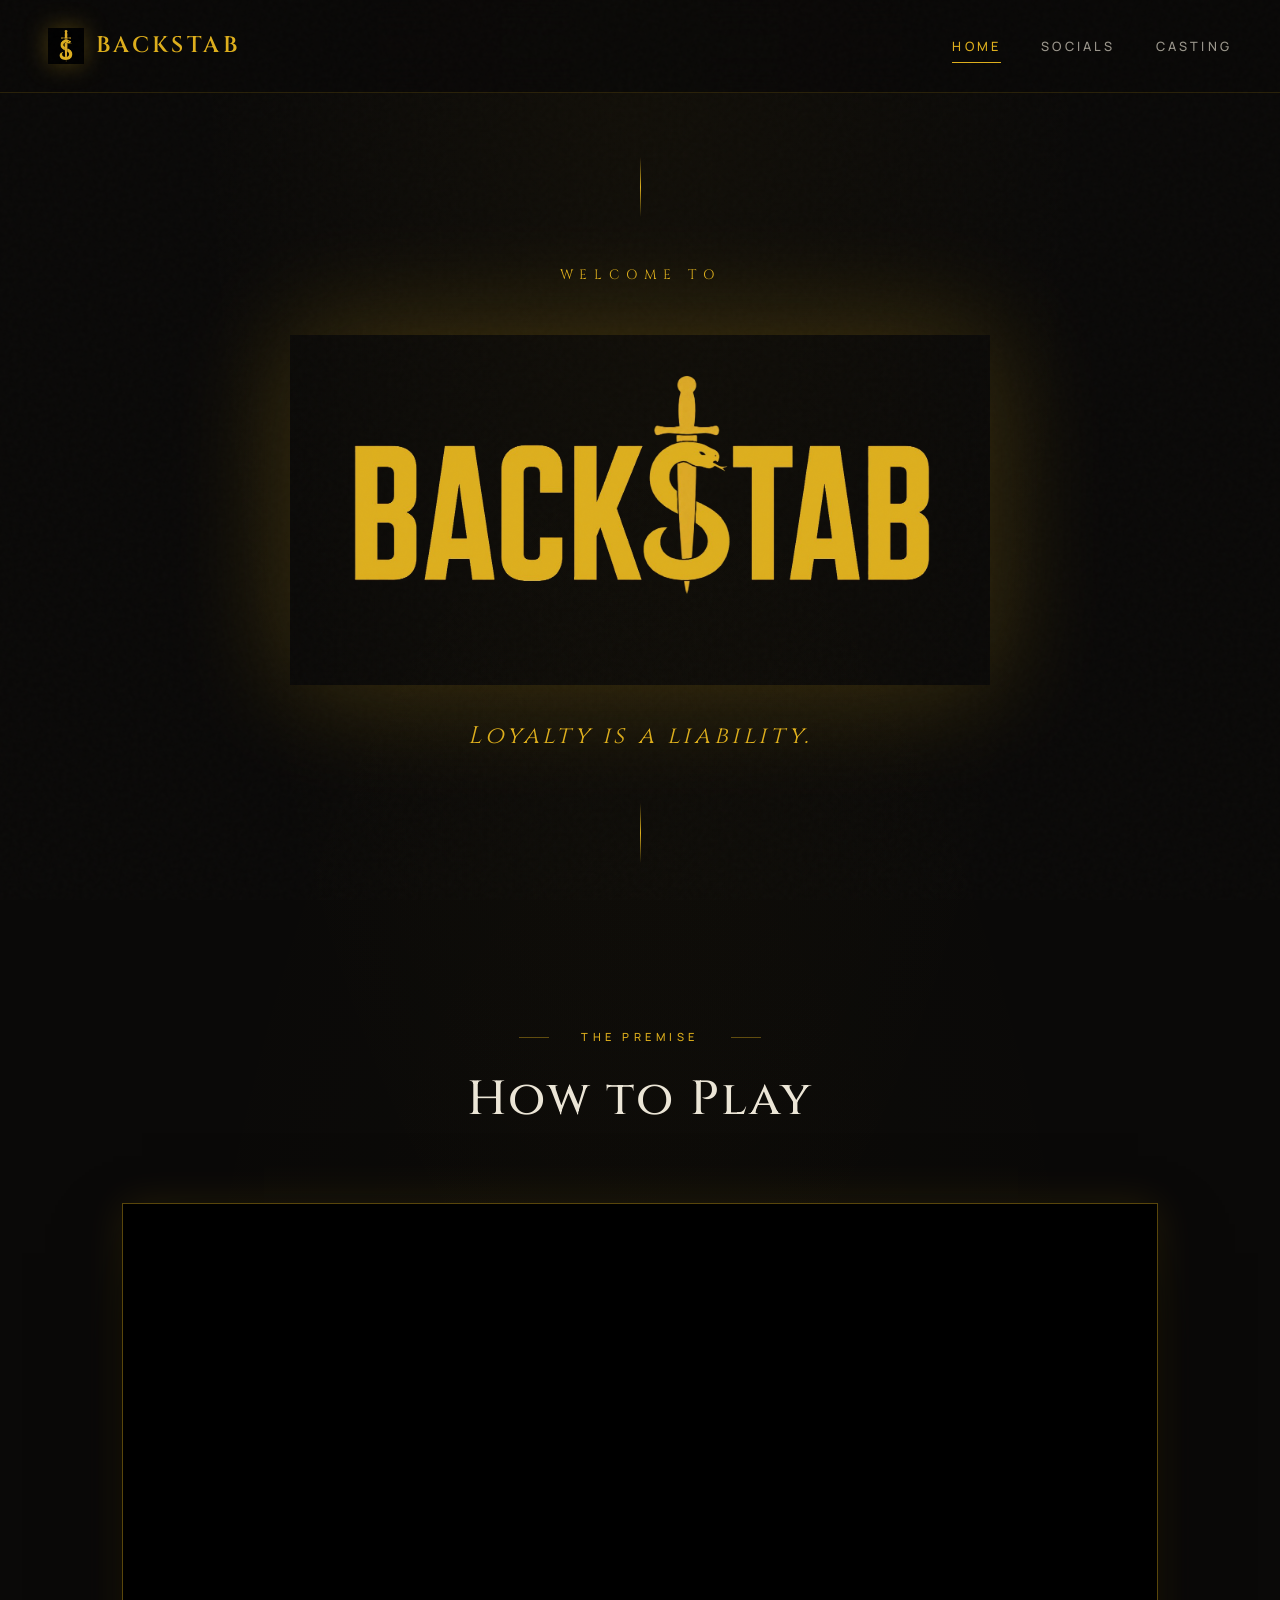
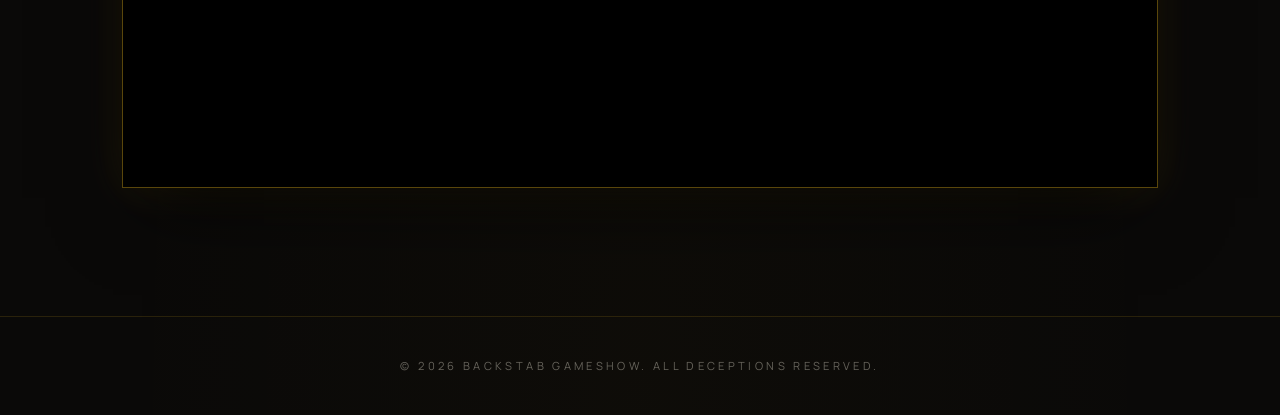
<file: index.html>
<!DOCTYPE html>
<html lang="en">
<head>
  <meta charset="UTF-8" />
  <meta name="viewport" content="width=device-width, initial-scale=1.0" />
  <title>Backstab — Loyalty is a Liability</title>
  <meta name="description" content="Backstab is a Discord-based social strategy gameshow. Loyalty is a liability." />
  <link rel="icon" type="image/x-icon" href="assets/favicon.ico" />
  <link rel="icon" type="image/png" sizes="32x32" href="assets/favicon-32x32.png" />
  <link rel="icon" type="image/png" sizes="16x16" href="assets/favicon-16x16.png" />
  <link rel="icon" type="image/png" sizes="192x192" href="assets/favicon-192x192.png" />
  <link rel="apple-touch-icon" sizes="180x180" href="assets/apple-touch-icon.png" />
  <meta name="theme-color" content="#000000" />
  <link rel="preconnect" href="https://fonts.googleapis.com" />
  <link rel="preconnect" href="https://fonts.gstatic.com" crossorigin />
  <link href="https://fonts.googleapis.com/css2?family=Cinzel:wght@400;500;600;700&family=Manrope:wght@300;400;500;600;700&display=swap" rel="stylesheet" />
  <link rel="stylesheet" href="styles.css" />
  <!-- Cloudflare Web Analytics --><script defer src='https://static.cloudflareinsights.com/beacon.min.js' data-cf-beacon='{"token": "dd4a7c7f65b945649481d2cbe733aff7"}'></script><!-- End Cloudflare Web Analytics -->
</head>
<body>
  <nav class="nav">
    <a href="index.html" class="nav__brand" aria-label="Backstab home">
      <img src="assets/backstab-mark.png" alt="" class="nav__mark" />
      <span class="nav__wordmark">Backstab</span>
    </a>
    <ul class="nav__links">
      <li><a href="index.html" class="nav__link nav__link--active">Home</a></li>
      <li><a href="socials.html" class="nav__link">Socials</a></li>
      <li><a href="casting.html" class="nav__link">Casting</a></li>
    </ul>
  </nav>

  <main>
    <section class="hero">
      <div class="hero__ornament hero__ornament--top" aria-hidden="true"></div>
      <p class="hero__welcome">Welcome to</p>
      <img src="assets/backstab-logo.png" alt="Backstab" class="hero__logo" />
      <h1 class="hero__title">Backstab</h1>
      <p class="hero__tagline">Loyalty is a liability.</p>
      <div class="hero__ornament hero__ornament--bottom" aria-hidden="true"></div>
    </section>

    <section class="video-section">
      <div class="section-heading">
        <span class="section-heading__eyebrow">The Premise</span>
        <h2 class="section-heading__title">How to Play</h2>
      </div>
      <div class="video-wrapper">
        <iframe
          src="https://www.youtube.com/embed/x1zy1FZeh6s"
          title="How to play Backstab"
          frameborder="0"
          allow="accelerometer; autoplay; clipboard-write; encrypted-media; gyroscope; picture-in-picture; web-share"
          allowfullscreen>
        </iframe>
      </div>
    </section>
  </main>

  <footer class="footer">
    <p class="footer__text">© <span id="year"></span> Backstab Gameshow. All deceptions reserved.</p>
  </footer>

  <script>
    document.getElementById('year').textContent = new Date().getFullYear();
  </script>
</body>
</html>
</file>
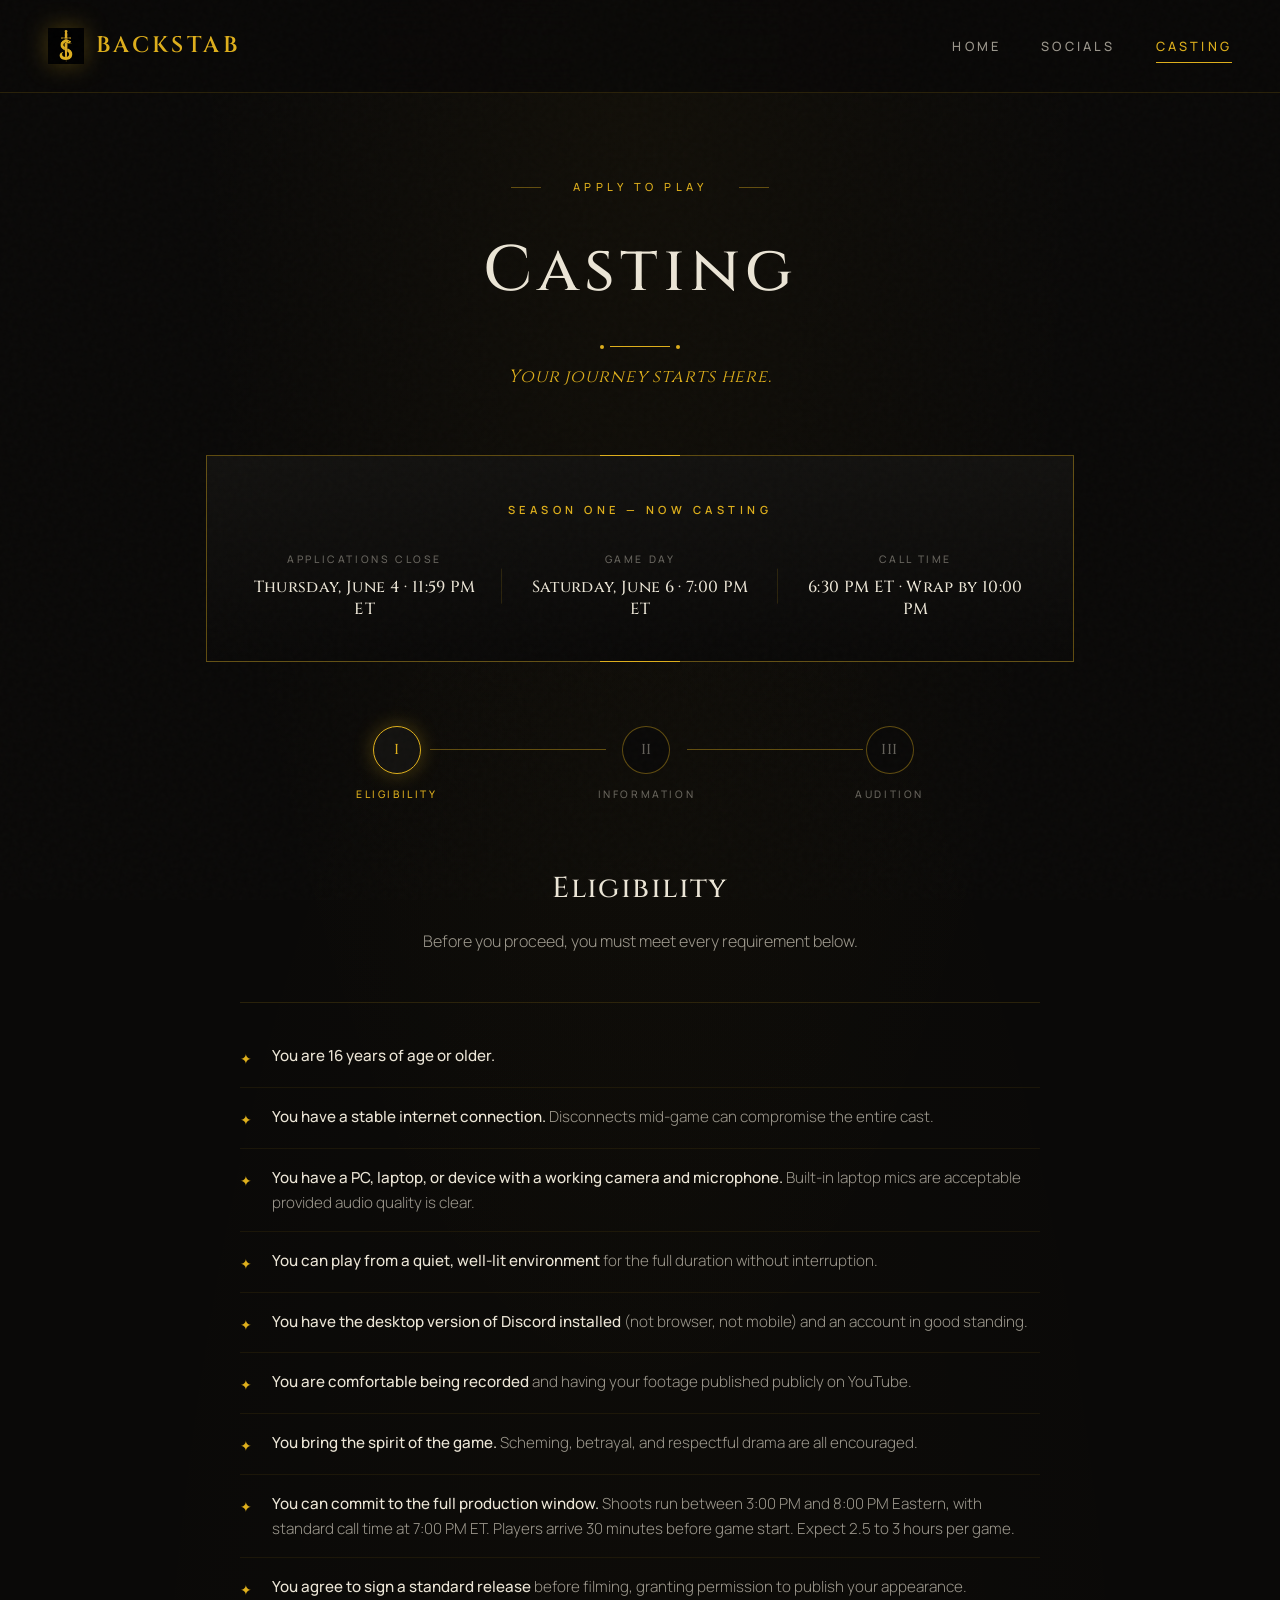
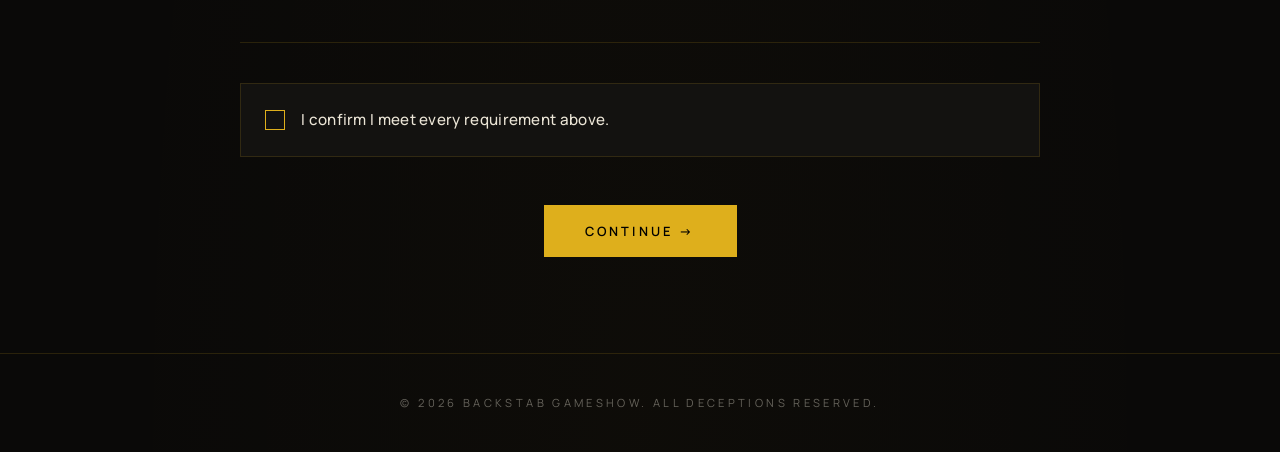
<file: casting.html>
<!DOCTYPE html>
<html lang="en">
<head>
  <meta charset="UTF-8" />
  <meta name="viewport" content="width=device-width, initial-scale=1.0" />
  <title>Casting — Backstab</title>
  <link rel="icon" type="image/x-icon" href="assets/favicon.ico" />
  <link rel="icon" type="image/png" sizes="32x32" href="assets/favicon-32x32.png" />
  <link rel="icon" type="image/png" sizes="16x16" href="assets/favicon-16x16.png" />
  <link rel="icon" type="image/png" sizes="192x192" href="assets/favicon-192x192.png" />
  <link rel="apple-touch-icon" sizes="180x180" href="assets/apple-touch-icon.png" />
  <meta name="theme-color" content="#000000" />
  <link rel="preconnect" href="https://fonts.googleapis.com" />
  <link rel="preconnect" href="https://fonts.gstatic.com" crossorigin />
  <link href="https://fonts.googleapis.com/css2?family=Cinzel:wght@400;500;600;700&family=Manrope:wght@300;400;500;600;700&display=swap" rel="stylesheet" />
  <link rel="stylesheet" href="styles.css" />
</head>
<body>
  <nav class="nav">
    <a href="index.html" class="nav__brand" aria-label="Backstab home">
      <img src="assets/backstab-mark.png" alt="" class="nav__mark" />
      <span class="nav__wordmark">Backstab</span>
    </a>
    <ul class="nav__links">
      <li><a href="index.html" class="nav__link">Home</a></li>
      <li><a href="socials.html" class="nav__link">Socials</a></li>
      <li><a href="casting.html" class="nav__link nav__link--active">Casting</a></li>
    </ul>
  </nav>

  <main class="page">
    <div class="page__heading">
      <span class="section-heading__eyebrow">Apply to Play</span>
      <h1 class="page__title">Casting</h1>
      <div class="divider"></div>
      <p class="page__subtitle">Your journey starts here.</p>
    </div>

    <!-- SEASON 1 CALLOUT -->
    <section class="season-callout">
      <div class="season-callout__inner">
        <span class="season-callout__eyebrow">Season One — Now Casting</span>
        <div class="season-callout__grid">
          <div class="season-callout__item">
            <span class="season-callout__label">Applications Close</span>
            <span class="season-callout__value">Thursday, June 4 · 11:59 PM ET</span>
          </div>
          <div class="season-callout__item">
            <span class="season-callout__label">Game Day</span>
            <span class="season-callout__value">Saturday, June 6 · 7:00 PM ET</span>
          </div>
          <div class="season-callout__item">
            <span class="season-callout__label">Call Time</span>
            <span class="season-callout__value">6:30 PM ET · Wrap by 10:00 PM</span>
          </div>
        </div>
      </div>
    </section>

    <!-- Progress indicator -->
    <div class="progress" role="progressbar" aria-label="Application progress">
      <div class="progress__step progress__step--active" data-step="1">
        <span class="progress__num">I</span>
        <span class="progress__label">Eligibility</span>
      </div>
      <div class="progress__line"></div>
      <div class="progress__step" data-step="2">
        <span class="progress__num">II</span>
        <span class="progress__label">Information</span>
      </div>
      <div class="progress__line"></div>
      <div class="progress__step" data-step="3">
        <span class="progress__num">III</span>
        <span class="progress__label">Audition</span>
      </div>
    </div>

    <!-- IMPORTANT: Replace YOUR_ACCESS_KEY_HERE with the Web3Forms key from web3forms.com -->
    <form id="castingForm" class="form" action="https://api.web3forms.com/submit" method="POST">
      <input type="hidden" name="access_key" value="a96ab17f-2fed-4e69-b858-0013360088f7" />
      <input type="hidden" name="subject" value="New Backstab Casting Application" />
      <input type="hidden" name="from_name" value="Backstab Casting" />
      <input type="checkbox" name="botcheck" style="display:none" />

      <!-- STEP 1: ELIGIBILITY -->
      <section class="form-step form-step--active" data-step="1">
        <h2 class="form-step__title">Eligibility</h2>
        <p class="form-step__intro">Before you proceed, you must meet every requirement below.</p>

        <ul class="requirements">
          <li class="requirement">
            <span class="requirement__bullet" aria-hidden="true">✦</span>
            <span><strong>You are 16 years of age or older.</strong></span>
          </li>
          <li class="requirement">
            <span class="requirement__bullet" aria-hidden="true">✦</span>
            <span><strong>You have a stable internet connection.</strong> Disconnects mid-game can compromise the entire cast.</span>
          </li>
          <li class="requirement">
            <span class="requirement__bullet" aria-hidden="true">✦</span>
            <span><strong>You have a PC, laptop, or device with a working camera and microphone.</strong> Built-in laptop mics are acceptable provided audio quality is clear.</span>
          </li>
          <li class="requirement">
            <span class="requirement__bullet" aria-hidden="true">✦</span>
            <span><strong>You can play from a quiet, well-lit environment</strong> for the full duration without interruption.</span>
          </li>
          <li class="requirement">
            <span class="requirement__bullet" aria-hidden="true">✦</span>
            <span><strong>You have the desktop version of Discord installed</strong> (not browser, not mobile) and an account in good standing.</span>
          </li>
          <li class="requirement">
            <span class="requirement__bullet" aria-hidden="true">✦</span>
            <span><strong>You are comfortable being recorded</strong> and having your footage published publicly on YouTube.</span>
          </li>
          <li class="requirement">
            <span class="requirement__bullet" aria-hidden="true">✦</span>
            <span><strong>You bring the spirit of the game.</strong> Scheming, betrayal, and respectful drama are all encouraged.</span>
          </li>
          <li class="requirement">
            <span class="requirement__bullet" aria-hidden="true">✦</span>
            <span><strong>You can commit to the full production window.</strong> Shoots run between 3:00 PM and 8:00 PM Eastern, with standard call time at 7:00 PM ET. Players arrive 30 minutes before game start. Expect 2.5 to 3 hours per game.</span>
          </li>
          <li class="requirement">
            <span class="requirement__bullet" aria-hidden="true">✦</span>
            <span><strong>You agree to sign a standard release</strong> before filming, granting permission to publish your appearance.</span>
          </li>
        </ul>

        <label class="checkbox">
          <input type="checkbox" name="eligibility_confirmed" required />
          <span class="checkbox__box" aria-hidden="true"></span>
          <span class="checkbox__text">I confirm I meet every requirement above.</span>
        </label>

        <div class="form-step__actions form-step__actions--single">
          <button type="button" class="btn btn--primary" data-next="2">Continue →</button>
        </div>
      </section>

      <!-- STEP 2: BASIC INFORMATION -->
      <section class="form-step" data-step="2">
        <h2 class="form-step__title">Your Information</h2>
        <p class="form-step__intro">The basics. We use this to contact you and confirm scheduling.</p>

        <div class="form-grid">
          <label class="field">
            <span class="field__label">Full Name</span>
            <input type="text" name="full_name" required />
          </label>

          <label class="field">
            <span class="field__label">Discord Username</span>
            <input type="text" name="discord_username" placeholder="e.g. username or username#0000" required />
          </label>

          <label class="field">
            <span class="field__label">Email Address</span>
            <input type="email" name="email" required />
          </label>

          <label class="field">
            <span class="field__label">Age</span>
            <input type="number" name="age" min="16" max="120" required />
          </label>

          <label class="field">
            <span class="field__label">Pronouns <span class="field__optional">(optional)</span></span>
            <input type="text" name="pronouns" />
          </label>

          <label class="field">
            <span class="field__label">City <span class="field__optional">(optional)</span></span>
            <input type="text" name="city" />
          </label>

          <label class="field">
            <span class="field__label">Province / State</span>
            <input type="text" name="province_state" required />
          </label>

          <label class="field">
            <span class="field__label">Country</span>
            <input type="text" name="country" required />
          </label>

          <label class="field field--full">
            <span class="field__label">Time Zone</span>
            <input type="text" name="timezone" placeholder="e.g. Eastern, Pacific, GMT+0" required />
          </label>
        </div>

        <div class="form-step__actions">
          <button type="button" class="btn btn--ghost" data-prev="1">← Back</button>
          <button type="button" class="btn btn--primary" data-next="3">Continue →</button>
        </div>
      </section>

      <!-- STEP 3: AUDITION VIDEO -->
      <section class="form-step" data-step="3">
        <h2 class="form-step__title">The Audition</h2>
        <p class="form-step__intro">This is where we meet you.</p>

        <div class="audition-brief">
          <p>Record a video between <strong>2 and 3 minutes long</strong> using the <em>exact setup</em> you intend to play the game with. Use the same camera, same mic, same lighting, same room, etc.</p>
          <p>We're looking for people who <strong>pop on camera</strong>: energy, presence, charisma, opinions. Tell us who you are, why you want to play, and what kind of player you'd be. Be entertaining. Be honest. Be specific.</p>
          <p>Backstab is committed to casting a diverse, intersectional group of players. Every background, identity, and perspective is welcome and encouraged.</p>
          <p class="audition-brief__note">Upload your video to YouTube (unlisted), Google Drive, Dropbox, or any platform that produces a shareable link. Paste the link below.</p>
        </div>

        <label class="field field--full">
          <span class="field__label">Audition Video Link</span>
          <input type="url" name="audition_link" placeholder="https://..." required />
        </label>

        <label class="field field--full">
          <span class="field__label">Anything else we should know? <span class="field__optional">(optional)</span></span>
          <textarea name="additional_notes" rows="5" placeholder="Schedule constraints, accessibility needs, or any other logistics we should know about..."></textarea>
        </label>

        <div class="form-step__actions">
          <button type="button" class="btn btn--ghost" data-prev="2">← Back</button>
          <button type="submit" class="btn btn--primary btn--submit">Submit Application</button>
        </div>
      </section>

      <!-- SUCCESS STATE -->
      <section class="form-step form-success" data-step="success">
        <div class="form-success__mark" aria-hidden="true">
          <img src="assets/backstab-mark.png" alt="" />
        </div>
        <h2 class="form-step__title">Application Received</h2>
        <p class="form-step__intro">Thank you for applying. We review every application personally. If you're a fit, you'll hear from us at the email address you provided.</p>
        <p class="form-step__intro" style="font-style: italic; opacity: 0.7;">Until then — trust no one.</p>
        <a href="index.html" class="btn btn--ghost">Return Home</a>
      </section>
    </form>
  </main>

  <footer class="footer">
    <p class="footer__text">© <span id="year"></span> Backstab Gameshow. All deceptions reserved.</p>
  </footer>

  <script>
    document.getElementById('year').textContent = new Date().getFullYear();

    // Multi-step form logic
    const steps = document.querySelectorAll('.form-step');
    const progressSteps = document.querySelectorAll('.progress__step');
    const form = document.getElementById('castingForm');

    function goToStep(stepNum) {
      steps.forEach(s => s.classList.remove('form-step--active'));
      const target = document.querySelector(`.form-step[data-step="${stepNum}"]`);
      if (target) target.classList.add('form-step--active');

      progressSteps.forEach(p => {
        const n = parseInt(p.dataset.step);
        p.classList.remove('progress__step--active', 'progress__step--complete');
        if (stepNum === 'success' || n < (stepNum === 'success' ? 4 : parseInt(stepNum))) {
          p.classList.add('progress__step--complete');
        } else if (n === parseInt(stepNum)) {
          p.classList.add('progress__step--active');
        }
      });

      window.scrollTo({ top: 0, behavior: 'smooth' });
    }

    // Next buttons (with validation)
    document.querySelectorAll('[data-next]').forEach(btn => {
      btn.addEventListener('click', () => {
        const currentStep = btn.closest('.form-step');
        const inputs = currentStep.querySelectorAll('input[required], textarea[required]');
        let valid = true;
        inputs.forEach(input => {
          if (!input.checkValidity()) {
            input.reportValidity();
            valid = false;
          }
        });
        if (valid) goToStep(btn.dataset.next);
      });
    });

    // Back buttons
    document.querySelectorAll('[data-prev]').forEach(btn => {
      btn.addEventListener('click', () => goToStep(btn.dataset.prev));
    });

    // Form submission (AJAX to avoid page redirect)
    form.addEventListener('submit', async (e) => {
      e.preventDefault();
      const submitBtn = form.querySelector('.btn--submit');
      const originalText = submitBtn.textContent;
      submitBtn.disabled = true;
      submitBtn.textContent = 'Submitting...';

      try {
        const formData = new FormData(form);
        const response = await fetch(form.action, {
          method: 'POST',
          body: formData,
        });
        const result = await response.json();
        if (result.success) {
          goToStep('success');
        } else {
          alert('Something went wrong. Please try again or email us directly at backstabgameshow@gmail.com');
          submitBtn.disabled = false;
          submitBtn.textContent = originalText;
        }
      } catch (err) {
        alert('Something went wrong. Please try again or email us directly at backstabgameshow@gmail.com');
        submitBtn.disabled = false;
        submitBtn.textContent = originalText;
      }
    });
  </script>
</body>
</html>
</file>
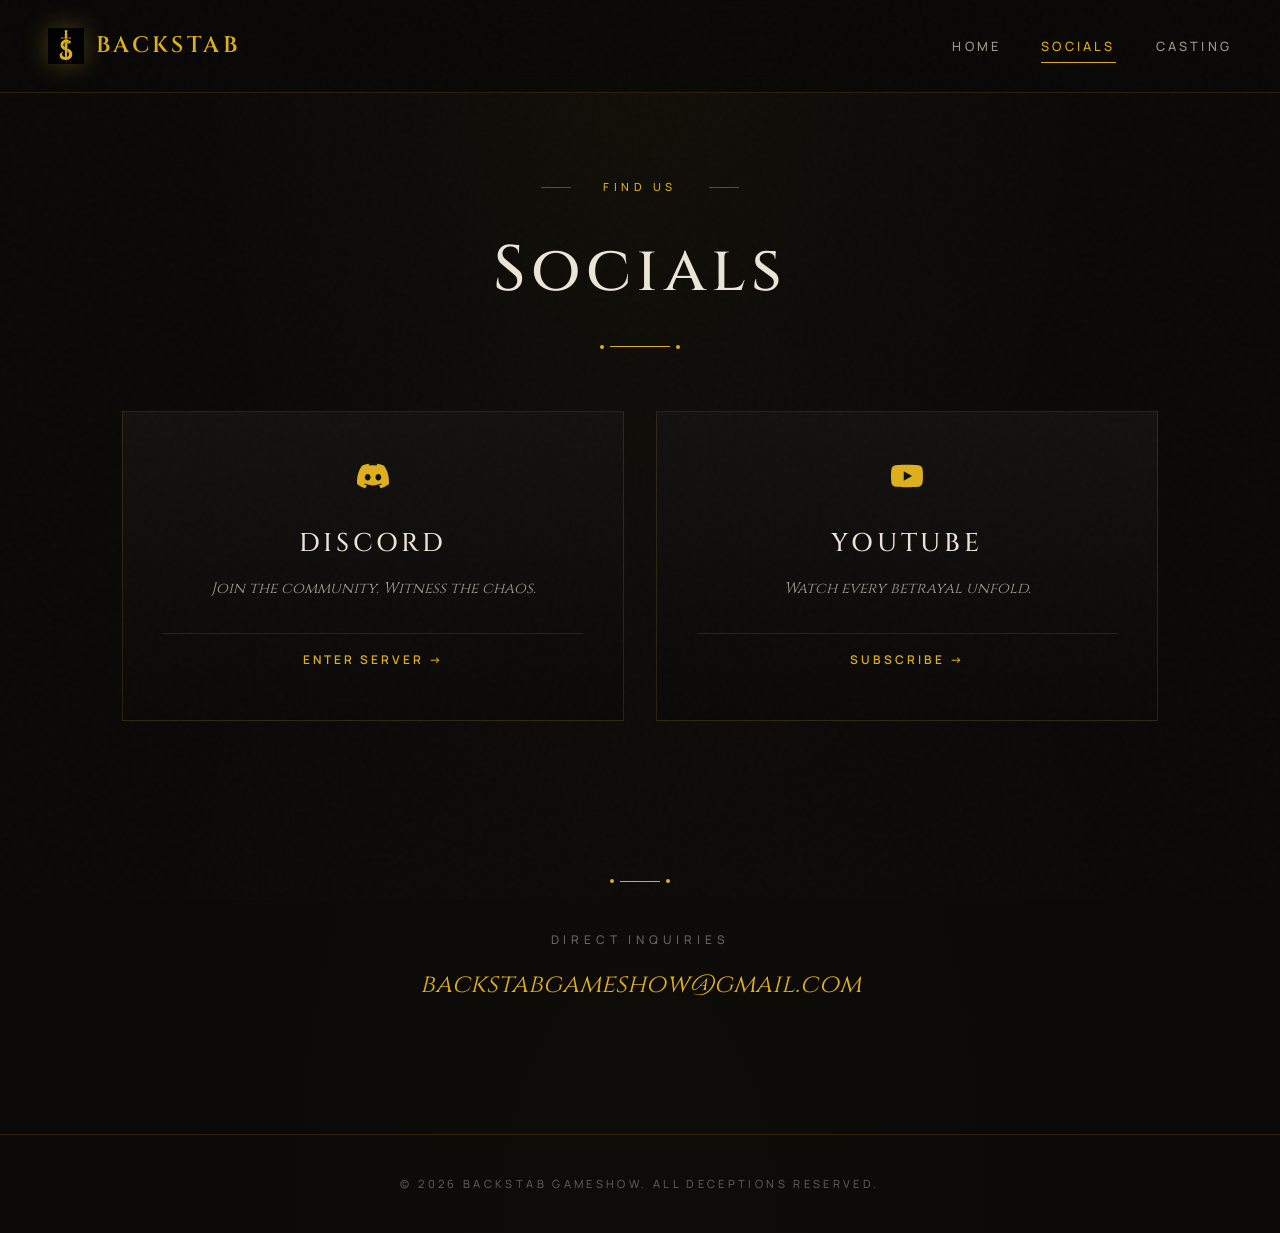
<file: socials.html>
<!DOCTYPE html>
<html lang="en">
<head>
  <meta charset="UTF-8" />
  <meta name="viewport" content="width=device-width, initial-scale=1.0" />
  <title>Socials — Backstab</title>
  <link rel="icon" type="image/x-icon" href="assets/favicon.ico" />
  <link rel="icon" type="image/png" sizes="32x32" href="assets/favicon-32x32.png" />
  <link rel="icon" type="image/png" sizes="16x16" href="assets/favicon-16x16.png" />
  <link rel="icon" type="image/png" sizes="192x192" href="assets/favicon-192x192.png" />
  <link rel="apple-touch-icon" sizes="180x180" href="assets/apple-touch-icon.png" />
  <meta name="theme-color" content="#000000" />
  <link rel="preconnect" href="https://fonts.googleapis.com" />
  <link rel="preconnect" href="https://fonts.gstatic.com" crossorigin />
  <link href="https://fonts.googleapis.com/css2?family=Cinzel:wght@400;500;600;700&family=Manrope:wght@300;400;500;600;700&display=swap" rel="stylesheet" />
  <link rel="stylesheet" href="styles.css" />
</head>
<body>
  <nav class="nav">
    <a href="index.html" class="nav__brand" aria-label="Backstab home">
      <img src="assets/backstab-mark.png" alt="" class="nav__mark" />
      <span class="nav__wordmark">Backstab</span>
    </a>
    <ul class="nav__links">
      <li><a href="index.html" class="nav__link">Home</a></li>
      <li><a href="socials.html" class="nav__link nav__link--active">Socials</a></li>
      <li><a href="casting.html" class="nav__link">Casting</a></li>
    </ul>
  </nav>

  <main class="page">
    <div class="page__heading">
      <span class="section-heading__eyebrow">Find Us</span>
      <h1 class="page__title">Socials</h1>
      <div class="divider"></div>
    </div>

    <section class="socials-grid">
      <a href="https://discord.gg/HmSFtUX3n8" target="_blank" rel="noopener" class="social-card">
        <div class="social-card__icon" aria-hidden="true">
          <svg viewBox="0 0 24 24" fill="currentColor" width="32" height="32">
            <path d="M20.317 4.37a19.791 19.791 0 0 0-4.885-1.515.074.074 0 0 0-.079.037c-.21.375-.444.864-.608 1.25a18.27 18.27 0 0 0-5.487 0 12.64 12.64 0 0 0-.617-1.25.077.077 0 0 0-.079-.037A19.736 19.736 0 0 0 3.677 4.37a.07.07 0 0 0-.032.027C.533 9.046-.32 13.58.099 18.057a.082.082 0 0 0 .031.057 19.9 19.9 0 0 0 5.993 3.03.078.078 0 0 0 .084-.028c.462-.63.874-1.295 1.226-1.994a.076.076 0 0 0-.041-.106 13.107 13.107 0 0 1-1.872-.892.077.077 0 0 1-.008-.128 10.2 10.2 0 0 0 .372-.292.074.074 0 0 1 .077-.01c3.928 1.793 8.18 1.793 12.062 0a.074.074 0 0 1 .078.01c.12.098.246.198.373.292a.077.077 0 0 1-.006.127 12.299 12.299 0 0 1-1.873.892.077.077 0 0 0-.041.107c.36.698.772 1.362 1.225 1.993a.076.076 0 0 0 .084.028 19.839 19.839 0 0 0 6.002-3.03.077.077 0 0 0 .032-.054c.5-5.177-.838-9.674-3.549-13.66a.061.061 0 0 0-.031-.03zM8.02 15.33c-1.183 0-2.157-1.085-2.157-2.419 0-1.333.956-2.419 2.157-2.419 1.21 0 2.176 1.096 2.157 2.42 0 1.333-.956 2.418-2.157 2.418zm7.975 0c-1.183 0-2.157-1.085-2.157-2.419 0-1.333.955-2.419 2.157-2.419 1.21 0 2.176 1.096 2.157 2.42 0 1.333-.946 2.418-2.157 2.418z"/>
          </svg>
        </div>
        <h2 class="social-card__title">Discord</h2>
        <p class="social-card__desc">Join the community. Witness the chaos.</p>
        <span class="social-card__cta">Enter Server →</span>
      </a>

      <a href="https://www.youtube.com/@Backstab-gameshow" target="_blank" rel="noopener" class="social-card">
        <div class="social-card__icon" aria-hidden="true">
          <svg viewBox="0 0 24 24" fill="currentColor" width="32" height="32">
            <path d="M23.498 6.186a3.016 3.016 0 0 0-2.122-2.136C19.505 3.545 12 3.545 12 3.545s-7.505 0-9.377.505A3.017 3.017 0 0 0 .502 6.186C0 8.07 0 12 0 12s0 3.93.502 5.814a3.016 3.016 0 0 0 2.122 2.136c1.871.505 9.376.505 9.376.505s7.505 0 9.377-.505a3.015 3.015 0 0 0 2.122-2.136C24 15.93 24 12 24 12s0-3.93-.502-5.814zM9.545 15.568V8.432L15.818 12l-6.273 3.568z"/>
          </svg>
        </div>
        <h2 class="social-card__title">YouTube</h2>
        <p class="social-card__desc">Watch every betrayal unfold.</p>
        <span class="social-card__cta">Subscribe →</span>
      </a>
    </section>

    <section class="inquiries">
      <div class="divider divider--small"></div>
      <p class="inquiries__label">Direct Inquiries</p>
      <a href="mailto:backstabgameshow@gmail.com" class="inquiries__email">backstabgameshow@gmail.com</a>
    </section>
  </main>

  <footer class="footer">
    <p class="footer__text">© <span id="year"></span> Backstab Gameshow. All deceptions reserved.</p>
  </footer>

  <script>
    document.getElementById('year').textContent = new Date().getFullYear();
  </script>
</body>
</html>
</file>
<file: styles.css>
/* ============================================
   BACKSTAB
   A refined, prestige aesthetic
   ============================================ */

:root {
  --gold: #deaf1c;
  --gold-soft: #c89a18;
  --gold-bright: #f5c844;
  --gold-dim: rgba(222, 175, 28, 0.4);
  --gold-faint: rgba(222, 175, 28, 0.15);
  --black: #000000;
  --ink: #0a0908;
  --ink-soft: #131210;
  --ink-elev: #1a1816;
  --ash: #2a2724;
  --bone: #ebe5d6;
  --bone-dim: rgba(235, 229, 214, 0.65);
  --bone-faint: rgba(235, 229, 214, 0.4);

  --font-display: 'Cinzel', 'Times New Roman', serif;
  --font-body: 'Manrope', -apple-system, sans-serif;

  --shadow-deep: 0 30px 80px -20px rgba(0, 0, 0, 0.8);
  --shadow-gold: 0 0 40px rgba(222, 175, 28, 0.12);
}

* {
  box-sizing: border-box;
  margin: 0;
  padding: 0;
}

html { scroll-behavior: smooth; }

body {
  background: var(--ink);
  color: var(--bone);
  font-family: var(--font-body);
  font-weight: 300;
  line-height: 1.6;
  min-height: 100vh;
  overflow-x: hidden;
  position: relative;
  background-image:
    radial-gradient(ellipse at top, rgba(222, 175, 28, 0.04) 0%, transparent 50%),
    radial-gradient(ellipse at bottom, rgba(222, 175, 28, 0.02) 0%, transparent 60%);
}

/* Film grain overlay */
body::before {
  content: '';
  position: fixed;
  inset: 0;
  pointer-events: none;
  z-index: 100;
  opacity: 0.04;
  background-image: url("data:image/svg+xml,%3Csvg viewBox='0 0 200 200' xmlns='http://www.w3.org/2000/svg'%3E%3Cfilter id='n'%3E%3CfeTurbulence type='fractalNoise' baseFrequency='0.9' numOctaves='3'/%3E%3C/filter%3E%3Crect width='100%25' height='100%25' filter='url(%23n)' opacity='0.5'/%3E%3C/svg%3E");
}

/* ============================================
   NAVIGATION
   ============================================ */
.nav {
  display: flex;
  justify-content: space-between;
  align-items: center;
  padding: 1.75rem 3rem;
  position: sticky;
  top: 0;
  z-index: 50;
  background: rgba(10, 9, 8, 0.85);
  backdrop-filter: blur(20px);
  -webkit-backdrop-filter: blur(20px);
  border-bottom: 1px solid var(--gold-faint);
}

.nav__brand {
  display: flex;
  align-items: center;
  gap: 0.75rem;
  text-decoration: none;
  color: var(--gold);
}

.nav__mark {
  height: 36px;
  width: auto;
  filter: drop-shadow(0 0 12px rgba(222, 175, 28, 0.3));
  transition: transform 0.4s ease;
}

.nav__brand:hover .nav__mark { transform: rotate(-6deg) scale(1.05); }

.nav__wordmark {
  font-family: var(--font-display);
  font-size: 1.4rem;
  font-weight: 600;
  letter-spacing: 0.15em;
  color: var(--gold);
  text-transform: uppercase;
}

.nav__links {
  display: flex;
  list-style: none;
  gap: 2.5rem;
}

.nav__link {
  font-family: var(--font-body);
  font-size: 0.8rem;
  font-weight: 500;
  letter-spacing: 0.25em;
  text-transform: uppercase;
  color: var(--bone-dim);
  text-decoration: none;
  position: relative;
  padding: 0.5rem 0;
  transition: color 0.3s ease;
}

.nav__link::after {
  content: '';
  position: absolute;
  bottom: 0;
  left: 50%;
  width: 0;
  height: 1px;
  background: var(--gold);
  transition: width 0.4s ease, left 0.4s ease;
}

.nav__link:hover, .nav__link--active { color: var(--gold); }
.nav__link:hover::after, .nav__link--active::after { width: 100%; left: 0; }

/* ============================================
   HOMEPAGE HERO
   ============================================ */
.hero {
  min-height: calc(100vh - 90px);
  display: flex;
  flex-direction: column;
  align-items: center;
  justify-content: center;
  padding: 4rem 2rem;
  text-align: center;
  position: relative;
}

.hero__ornament {
  width: 1px;
  background: linear-gradient(to bottom, transparent, var(--gold), transparent);
  flex-shrink: 0;
}

.hero__ornament--top { height: 60px; margin-bottom: 3rem; }
.hero__ornament--bottom { height: 60px; margin-top: 3rem; }

.hero__welcome {
  font-family: var(--font-display);
  font-size: 0.85rem;
  font-weight: 400;
  letter-spacing: 0.5em;
  text-transform: uppercase;
  color: var(--gold);
  margin-bottom: 3rem;
  position: relative;
  z-index: 2;
  animation: fadeUp 1.2s ease-out 0.2s both;
}

.hero__logo {
  max-width: min(700px, 85vw);
  width: 100%;
  height: auto;
  filter: drop-shadow(0 0 60px rgba(222, 175, 28, 0.25));
  animation: fadeUp 1.4s ease-out 0.5s both;
  mix-blend-mode: lighten;
  position: relative;
  z-index: 1;
}

.hero__title {
  /* Hidden visually but kept for screen readers / SEO; the logo image carries the title */
  position: absolute;
  width: 1px;
  height: 1px;
  padding: 0;
  margin: -1px;
  overflow: hidden;
  clip: rect(0, 0, 0, 0);
  white-space: nowrap;
  border: 0;
}

.hero__tagline {
  font-family: var(--font-display);
  font-size: clamp(1rem, 2.5vw, 1.5rem);
  font-weight: 400;
  font-style: italic;
  letter-spacing: 0.15em;
  color: var(--gold);
  margin-top: 2rem;
  animation: fadeUp 1.4s ease-out 0.9s both;
}

@keyframes fadeUp {
  from { opacity: 0; transform: translateY(20px); }
  to { opacity: 1; transform: translateY(0); }
}

/* ============================================
   SECTION HEADINGS
   ============================================ */
.section-heading {
  text-align: center;
  margin-bottom: 4rem;
}

.section-heading__eyebrow {
  display: inline-block;
  font-family: var(--font-body);
  font-size: 0.7rem;
  font-weight: 500;
  letter-spacing: 0.4em;
  text-transform: uppercase;
  color: var(--gold);
  margin-bottom: 1rem;
  position: relative;
  padding: 0 2rem;
}

.section-heading__eyebrow::before,
.section-heading__eyebrow::after {
  content: '';
  position: absolute;
  top: 50%;
  width: 30px;
  height: 1px;
  background: var(--gold-dim);
}
.section-heading__eyebrow::before { left: -30px; }
.section-heading__eyebrow::after { right: -30px; }

.section-heading__title {
  font-family: var(--font-display);
  font-size: clamp(2rem, 4vw, 3rem);
  font-weight: 500;
  letter-spacing: 0.05em;
  color: var(--bone);
}

/* ============================================
   VIDEO SECTION
   ============================================ */
.video-section {
  padding: 6rem 2rem 8rem;
  max-width: 1100px;
  margin: 0 auto;
}

.video-wrapper {
  position: relative;
  padding-bottom: 56.25%;
  height: 0;
  overflow: hidden;
  border: 1px solid var(--gold-dim);
  box-shadow: var(--shadow-deep), var(--shadow-gold);
  background: var(--black);
}

.video-wrapper::before {
  content: '';
  position: absolute;
  inset: -1px;
  border: 1px solid var(--gold-faint);
  pointer-events: none;
  z-index: 2;
  margin: -8px;
}

.video-wrapper iframe {
  position: absolute;
  top: 0;
  left: 0;
  width: 100%;
  height: 100%;
}

/* ============================================
   PAGE LAYOUT (Socials & Casting)
   ============================================ */
.page {
  max-width: 1100px;
  margin: 0 auto;
  padding: 5rem 2rem 6rem;
}

.page__heading {
  text-align: center;
  margin-bottom: 4rem;
}

.page__title {
  font-family: var(--font-display);
  font-size: clamp(2.5rem, 5vw, 4rem);
  font-weight: 500;
  letter-spacing: 0.08em;
  color: var(--bone);
  margin: 0.5rem 0 1.5rem;
}

.page__subtitle {
  font-family: var(--font-display);
  font-style: italic;
  color: var(--gold);
  font-size: 1.1rem;
  letter-spacing: 0.05em;
  margin-top: 1rem;
}

.divider {
  width: 60px;
  height: 1px;
  background: var(--gold);
  margin: 0 auto;
  position: relative;
}

.divider::before,
.divider::after {
  content: '';
  position: absolute;
  top: 50%;
  width: 4px;
  height: 4px;
  background: var(--gold);
  border-radius: 50%;
  transform: translateY(-50%);
}
.divider::before { left: -10px; }
.divider::after { right: -10px; }

.divider--small { width: 40px; margin: 3rem auto; }

/* ============================================
   SOCIALS
   ============================================ */
.socials-grid {
  display: grid;
  grid-template-columns: repeat(auto-fit, minmax(280px, 1fr));
  gap: 2rem;
  margin-bottom: 5rem;
}

.social-card {
  display: block;
  padding: 3rem 2.5rem;
  background: linear-gradient(180deg, var(--ink-soft) 0%, var(--ink) 100%);
  border: 1px solid var(--gold-faint);
  text-decoration: none;
  color: var(--bone);
  text-align: center;
  position: relative;
  transition: all 0.5s cubic-bezier(0.16, 1, 0.3, 1);
  overflow: hidden;
}

.social-card::before {
  content: '';
  position: absolute;
  top: 0; left: 0; right: 0;
  height: 1px;
  background: linear-gradient(90deg, transparent, var(--gold), transparent);
  opacity: 0;
  transition: opacity 0.4s ease;
}

.social-card:hover {
  border-color: var(--gold);
  transform: translateY(-4px);
  box-shadow: var(--shadow-deep), var(--shadow-gold);
}

.social-card:hover::before { opacity: 1; }

.social-card__icon {
  color: var(--gold);
  margin-bottom: 1.5rem;
  display: inline-block;
  transition: transform 0.4s ease;
}

.social-card:hover .social-card__icon {
  transform: scale(1.1);
}

.social-card__title {
  font-family: var(--font-display);
  font-size: 1.6rem;
  font-weight: 500;
  letter-spacing: 0.15em;
  text-transform: uppercase;
  color: var(--bone);
  margin-bottom: 0.75rem;
}

.social-card__desc {
  font-family: var(--font-display);
  font-style: italic;
  color: var(--bone-dim);
  margin-bottom: 2rem;
  font-size: 0.95rem;
}

.social-card__cta {
  display: inline-block;
  font-size: 0.75rem;
  font-weight: 600;
  letter-spacing: 0.25em;
  text-transform: uppercase;
  color: var(--gold);
  padding-top: 1rem;
  border-top: 1px solid var(--gold-faint);
  width: 100%;
}

/* ============================================
   INQUIRIES BLOCK
   ============================================ */
.inquiries {
  text-align: center;
  padding: 2rem 0;
}

.inquiries__label {
  font-family: var(--font-body);
  font-size: 0.75rem;
  font-weight: 500;
  letter-spacing: 0.4em;
  text-transform: uppercase;
  color: var(--bone-faint);
  margin-bottom: 1rem;
}

.inquiries__email {
  font-family: var(--font-display);
  font-size: clamp(1.2rem, 2.5vw, 1.6rem);
  font-style: italic;
  color: var(--gold);
  text-decoration: none;
  border-bottom: 1px solid transparent;
  padding-bottom: 4px;
  transition: border-color 0.3s ease;
}

.inquiries__email:hover {
  border-bottom-color: var(--gold);
}

/* ============================================
   SEASON CALLOUT
   ============================================ */
.season-callout {
  max-width: 900px;
  margin: 0 auto 4rem;
  padding: 0 1rem;
}

.season-callout__inner {
  border: 1px solid var(--gold-dim);
  background: linear-gradient(180deg, var(--ink-soft) 0%, var(--ink) 100%);
  padding: 2.5rem 2rem;
  position: relative;
  text-align: center;
}

.season-callout__inner::before,
.season-callout__inner::after {
  content: '';
  position: absolute;
  left: 50%;
  transform: translateX(-50%);
  width: 80px;
  height: 1px;
  background: var(--gold);
}
.season-callout__inner::before { top: -1px; }
.season-callout__inner::after { bottom: -1px; }

.season-callout__eyebrow {
  display: inline-block;
  font-family: var(--font-body);
  font-size: 0.7rem;
  font-weight: 600;
  letter-spacing: 0.4em;
  text-transform: uppercase;
  color: var(--gold);
  margin-bottom: 2rem;
}

.season-callout__grid {
  display: grid;
  grid-template-columns: repeat(3, 1fr);
  gap: 1.5rem;
  align-items: start;
}

.season-callout__item {
  display: flex;
  flex-direction: column;
  gap: 0.5rem;
  padding: 0 0.5rem;
  position: relative;
}

.season-callout__item:not(:last-child)::after {
  content: '';
  position: absolute;
  right: -0.75rem;
  top: 50%;
  transform: translateY(-50%);
  width: 1px;
  height: 50%;
  background: var(--gold-faint);
}

.season-callout__label {
  font-family: var(--font-body);
  font-size: 0.65rem;
  font-weight: 500;
  letter-spacing: 0.25em;
  text-transform: uppercase;
  color: var(--bone-faint);
}

.season-callout__value {
  font-family: var(--font-display);
  font-size: 1rem;
  font-weight: 500;
  color: var(--bone);
  letter-spacing: 0.02em;
  line-height: 1.4;
}

@media (max-width: 700px) {
  .season-callout__grid {
    grid-template-columns: 1fr;
    gap: 1.5rem;
  }
  .season-callout__item:not(:last-child)::after {
    right: auto;
    left: 50%;
    top: auto;
    bottom: -0.75rem;
    transform: translateX(-50%);
    width: 30%;
    height: 1px;
  }
  .season-callout__inner { padding: 2rem 1.5rem; }
}

/* ============================================
   CASTING — PROGRESS INDICATOR
   ============================================ */
.progress {
  display: flex;
  align-items: center;
  justify-content: center;
  max-width: 600px;
  margin: 0 auto 4rem;
  padding: 0 1rem;
}

.progress__step {
  display: flex;
  flex-direction: column;
  align-items: center;
  gap: 0.75rem;
  position: relative;
  z-index: 2;
  flex-shrink: 0;
}

.progress__num {
  width: 48px;
  height: 48px;
  border: 1px solid var(--gold-dim);
  border-radius: 50%;
  display: flex;
  align-items: center;
  justify-content: center;
  font-family: var(--font-display);
  font-size: 0.9rem;
  font-weight: 500;
  letter-spacing: 0.05em;
  color: var(--bone-faint);
  background: var(--ink);
  transition: all 0.4s ease;
}

.progress__label {
  font-family: var(--font-body);
  font-size: 0.65rem;
  font-weight: 500;
  letter-spacing: 0.25em;
  text-transform: uppercase;
  color: var(--bone-faint);
  transition: color 0.3s ease;
}

.progress__step--active .progress__num {
  border-color: var(--gold);
  color: var(--gold);
  background: var(--ink-soft);
  box-shadow: 0 0 20px rgba(222, 175, 28, 0.3);
}

.progress__step--active .progress__label { color: var(--gold); }

.progress__step--complete .progress__num {
  border-color: var(--gold);
  background: var(--gold);
  color: var(--black);
}

.progress__step--complete .progress__label { color: var(--bone-dim); }

.progress__line {
  height: 1px;
  background: var(--gold-dim);
  flex: 1;
  margin: 0 -8px;
  margin-bottom: 30px;
}

/* ============================================
   FORM
   ============================================ */
.form { max-width: 800px; margin: 0 auto; }

.form-step {
  display: none;
  animation: stepIn 0.5s ease-out;
}

.form-step--active { display: block; }

@keyframes stepIn {
  from { opacity: 0; transform: translateY(12px); }
  to { opacity: 1; transform: translateY(0); }
}

.form-step__title {
  font-family: var(--font-display);
  font-size: 1.8rem;
  font-weight: 500;
  letter-spacing: 0.05em;
  color: var(--bone);
  margin-bottom: 1rem;
  text-align: center;
}

.form-step__intro {
  text-align: center;
  color: var(--bone-dim);
  margin-bottom: 3rem;
  font-size: 1rem;
  max-width: 600px;
  margin-left: auto;
  margin-right: auto;
}

/* Requirements list */
.requirements {
  list-style: none;
  margin-bottom: 2.5rem;
  border-top: 1px solid var(--gold-faint);
  border-bottom: 1px solid var(--gold-faint);
  padding: 1.5rem 0;
}

.requirement {
  display: flex;
  gap: 1.25rem;
  padding: 1rem 0;
  border-bottom: 1px solid rgba(222, 175, 28, 0.08);
  font-size: 0.95rem;
  line-height: 1.65;
  color: var(--bone-dim);
}

.requirement:last-child { border-bottom: none; }

.requirement strong { color: var(--bone); font-weight: 500; }

.requirement__bullet {
  color: var(--gold);
  font-size: 0.9rem;
  flex-shrink: 0;
  margin-top: 0.25rem;
}

/* Checkbox */
.checkbox {
  display: flex;
  align-items: flex-start;
  gap: 1rem;
  padding: 1.5rem;
  background: var(--ink-soft);
  border: 1px solid var(--gold-faint);
  cursor: pointer;
  margin-bottom: 2.5rem;
  transition: border-color 0.3s ease, background 0.3s ease;
}

.checkbox:hover { border-color: var(--gold-dim); }

.checkbox input { position: absolute; opacity: 0; pointer-events: none; }

.checkbox__box {
  width: 20px;
  height: 20px;
  border: 1px solid var(--gold);
  flex-shrink: 0;
  position: relative;
  margin-top: 2px;
  transition: all 0.3s ease;
}

.checkbox input:checked + .checkbox__box {
  background: var(--gold);
}

.checkbox input:checked + .checkbox__box::after {
  content: '';
  position: absolute;
  left: 6px;
  top: 2px;
  width: 6px;
  height: 11px;
  border: solid var(--black);
  border-width: 0 2px 2px 0;
  transform: rotate(45deg);
}

.checkbox__text {
  color: var(--bone);
  font-weight: 500;
  font-size: 0.95rem;
  letter-spacing: 0.02em;
}

/* Form grid */
.form-grid {
  display: grid;
  grid-template-columns: 1fr 1fr;
  gap: 1.5rem;
  margin-bottom: 2rem;
}

.field {
  display: flex;
  flex-direction: column;
  gap: 0.5rem;
}

.field--full { grid-column: 1 / -1; }

.field__label {
  font-family: var(--font-body);
  font-size: 0.7rem;
  font-weight: 600;
  letter-spacing: 0.2em;
  text-transform: uppercase;
  color: var(--gold);
}

.field__optional {
  text-transform: none;
  letter-spacing: normal;
  color: var(--bone-faint);
  font-weight: 400;
  font-size: 0.75rem;
}

.field input,
.field textarea {
  background: var(--ink-soft);
  border: 1px solid var(--gold-faint);
  color: var(--bone);
  padding: 0.9rem 1rem;
  font-family: var(--font-body);
  font-size: 0.95rem;
  font-weight: 300;
  transition: all 0.3s ease;
  width: 100%;
}

.field input:focus,
.field textarea:focus {
  outline: none;
  border-color: var(--gold);
  background: var(--ink-elev);
  box-shadow: 0 0 0 1px var(--gold-faint), inset 0 0 0 1px var(--gold-faint);
}

.field textarea {
  resize: vertical;
  min-height: 100px;
  font-family: var(--font-body);
  line-height: 1.6;
}

/* Audition brief box */
.audition-brief {
  background: linear-gradient(180deg, var(--ink-soft) 0%, var(--ink) 100%);
  border: 1px solid var(--gold-faint);
  padding: 2rem 2.5rem;
  margin-bottom: 2.5rem;
  position: relative;
}

.audition-brief::before {
  content: '';
  position: absolute;
  top: -1px; left: 20px; right: 20px;
  height: 1px;
  background: var(--gold);
  opacity: 0.5;
}

.audition-brief p {
  color: var(--bone-dim);
  margin-bottom: 1.25rem;
  font-size: 0.97rem;
  line-height: 1.7;
}

.audition-brief p:last-child { margin-bottom: 0; }

.audition-brief strong {
  color: var(--bone);
  font-weight: 500;
}

.audition-brief em {
  color: var(--gold);
  font-style: italic;
}

.audition-brief__note {
  border-top: 1px solid var(--gold-faint);
  padding-top: 1.25rem;
  margin-top: 0.5rem;
  font-size: 0.9rem !important;
  font-style: italic;
}

/* Buttons */
.form-step__actions {
  display: flex;
  justify-content: space-between;
  gap: 1rem;
  margin-top: 3rem;
}

.form-step__actions--single {
  justify-content: center;
}

.btn {
  font-family: var(--font-body);
  font-size: 0.8rem;
  font-weight: 600;
  letter-spacing: 0.25em;
  text-transform: uppercase;
  padding: 1rem 2.5rem;
  border: 1px solid var(--gold);
  cursor: pointer;
  transition: all 0.3s ease;
  text-decoration: none;
  display: inline-block;
  background: transparent;
  font-family: inherit;
}

.btn--primary {
  background: var(--gold);
  color: var(--black);
}

.btn--primary:hover {
  background: var(--gold-bright);
  border-color: var(--gold-bright);
  box-shadow: 0 0 30px rgba(222, 175, 28, 0.4);
}

.btn--ghost {
  color: var(--gold);
}

.btn--ghost:hover {
  background: var(--gold-faint);
  color: var(--gold-bright);
}

.btn:disabled {
  opacity: 0.5;
  cursor: not-allowed;
}

/* Success state */
.form-success {
  text-align: center;
  padding: 3rem 1rem;
}

.form-success__mark {
  margin-bottom: 2rem;
  animation: successPulse 2s ease-out;
}

.form-success__mark img {
  height: 100px;
  width: auto;
  filter: drop-shadow(0 0 40px rgba(222, 175, 28, 0.5));
}

@keyframes successPulse {
  from { opacity: 0; transform: scale(0.5) rotate(-15deg); }
  to { opacity: 1; transform: scale(1) rotate(0deg); }
}

/* ============================================
   FOOTER
   ============================================ */
.footer {
  border-top: 1px solid var(--gold-faint);
  padding: 2.5rem 2rem;
  text-align: center;
}

.footer__text {
  font-family: var(--font-body);
  font-size: 0.7rem;
  font-weight: 400;
  letter-spacing: 0.3em;
  text-transform: uppercase;
  color: var(--bone-faint);
}

/* ============================================
   RESPONSIVE
   ============================================ */
@media (max-width: 768px) {
  .nav {
    padding: 1.25rem 1.5rem;
    flex-direction: column;
    gap: 1rem;
  }

  .nav__wordmark { font-size: 1.15rem; }
  .nav__mark { height: 30px; }
  .nav__links { gap: 1.75rem; }
  .nav__link { font-size: 0.7rem; letter-spacing: 0.2em; }

  .hero { min-height: calc(100vh - 130px); padding: 3rem 1.5rem; }
  .hero__welcome { font-size: 0.7rem; letter-spacing: 0.35em; }
  .hero__ornament--top { height: 40px; margin-bottom: 2rem; }
  .hero__ornament--bottom { height: 40px; margin-top: 2rem; }

  .video-section { padding: 4rem 1.5rem 5rem; }
  .page { padding: 3rem 1.5rem 4rem; }

  .form-grid { grid-template-columns: 1fr; gap: 1.25rem; }

  .progress { gap: 0; }
  .progress__num { width: 40px; height: 40px; font-size: 0.8rem; }
  .progress__label { font-size: 0.55rem; letter-spacing: 0.15em; }
  .progress__line { margin-bottom: 26px; }

  .audition-brief { padding: 1.5rem; }

  .form-step__actions { flex-direction: column-reverse; }
  .btn { width: 100%; text-align: center; }

  .section-heading__eyebrow::before,
  .section-heading__eyebrow::after { width: 20px; }
  .section-heading__eyebrow::before { left: -20px; }
  .section-heading__eyebrow::after { right: -20px; }
}

@media (max-width: 480px) {
  .progress__label { display: none; }
}
</file>
